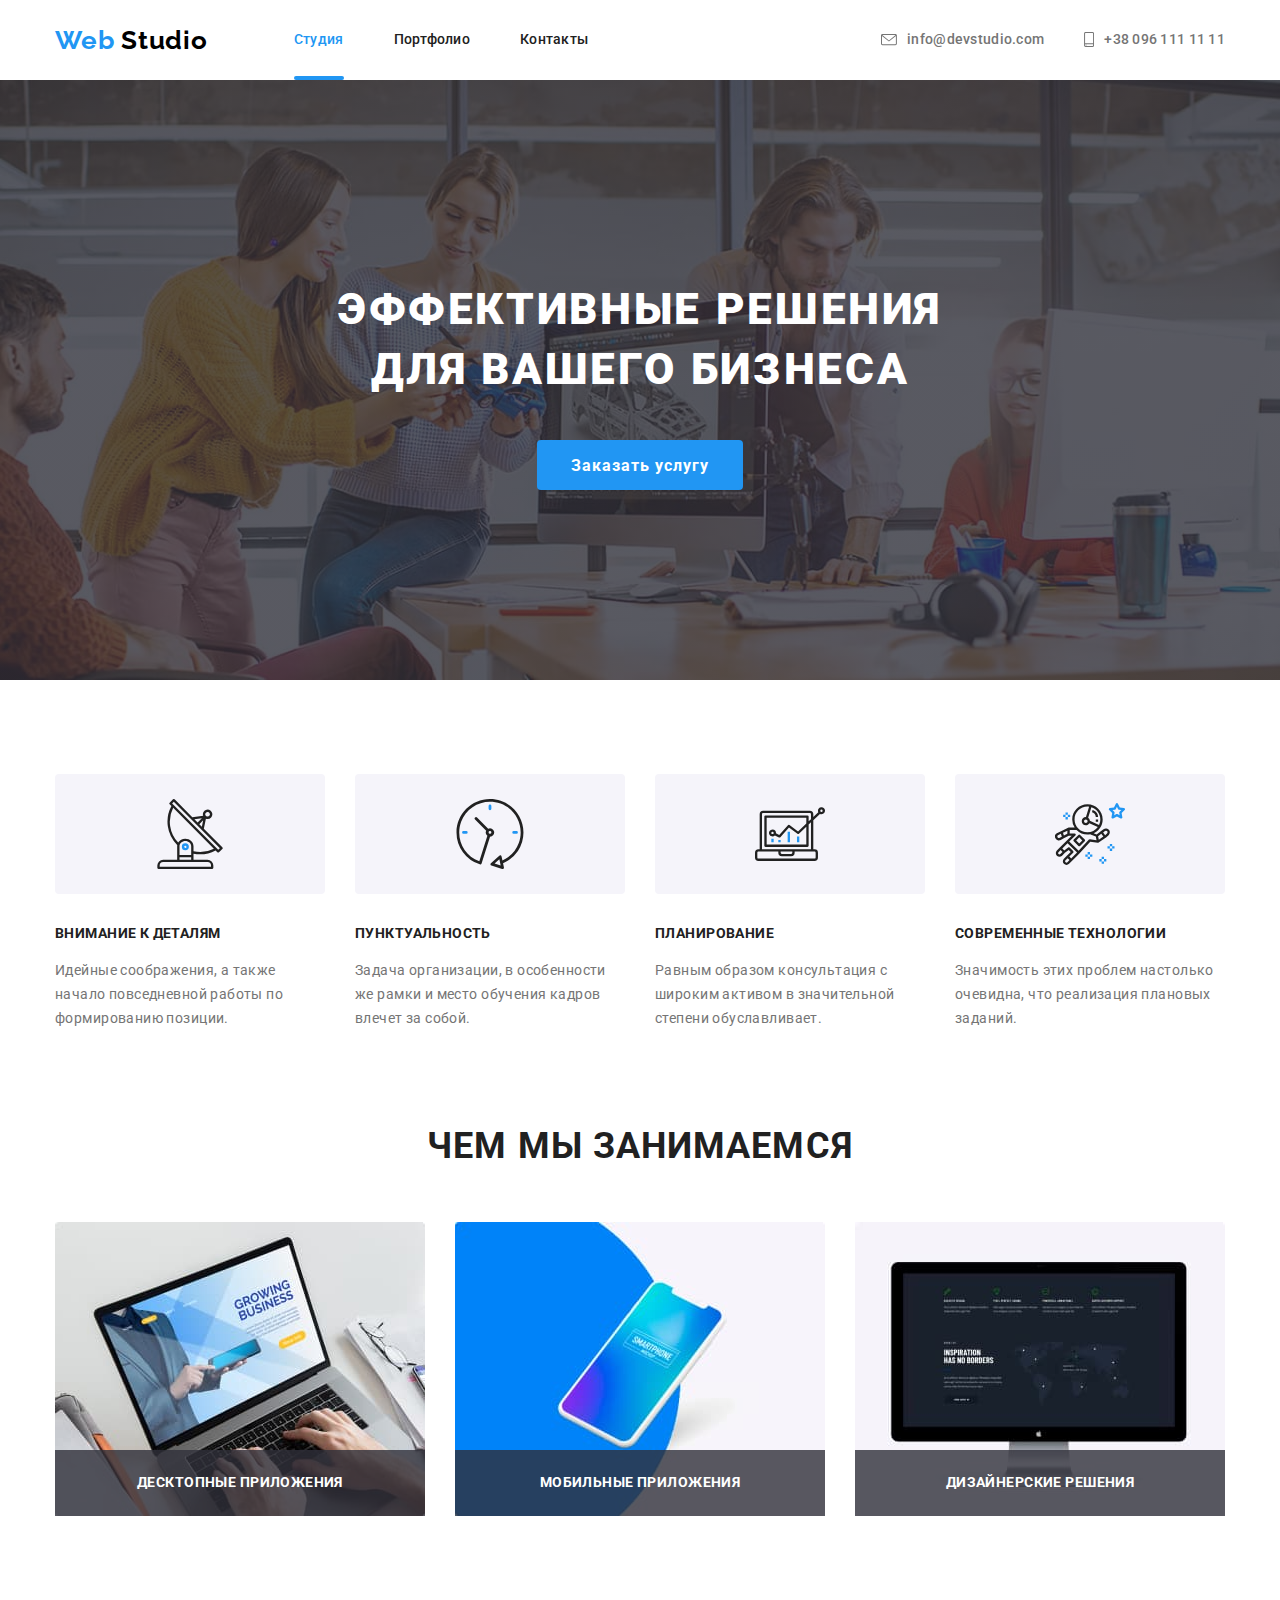
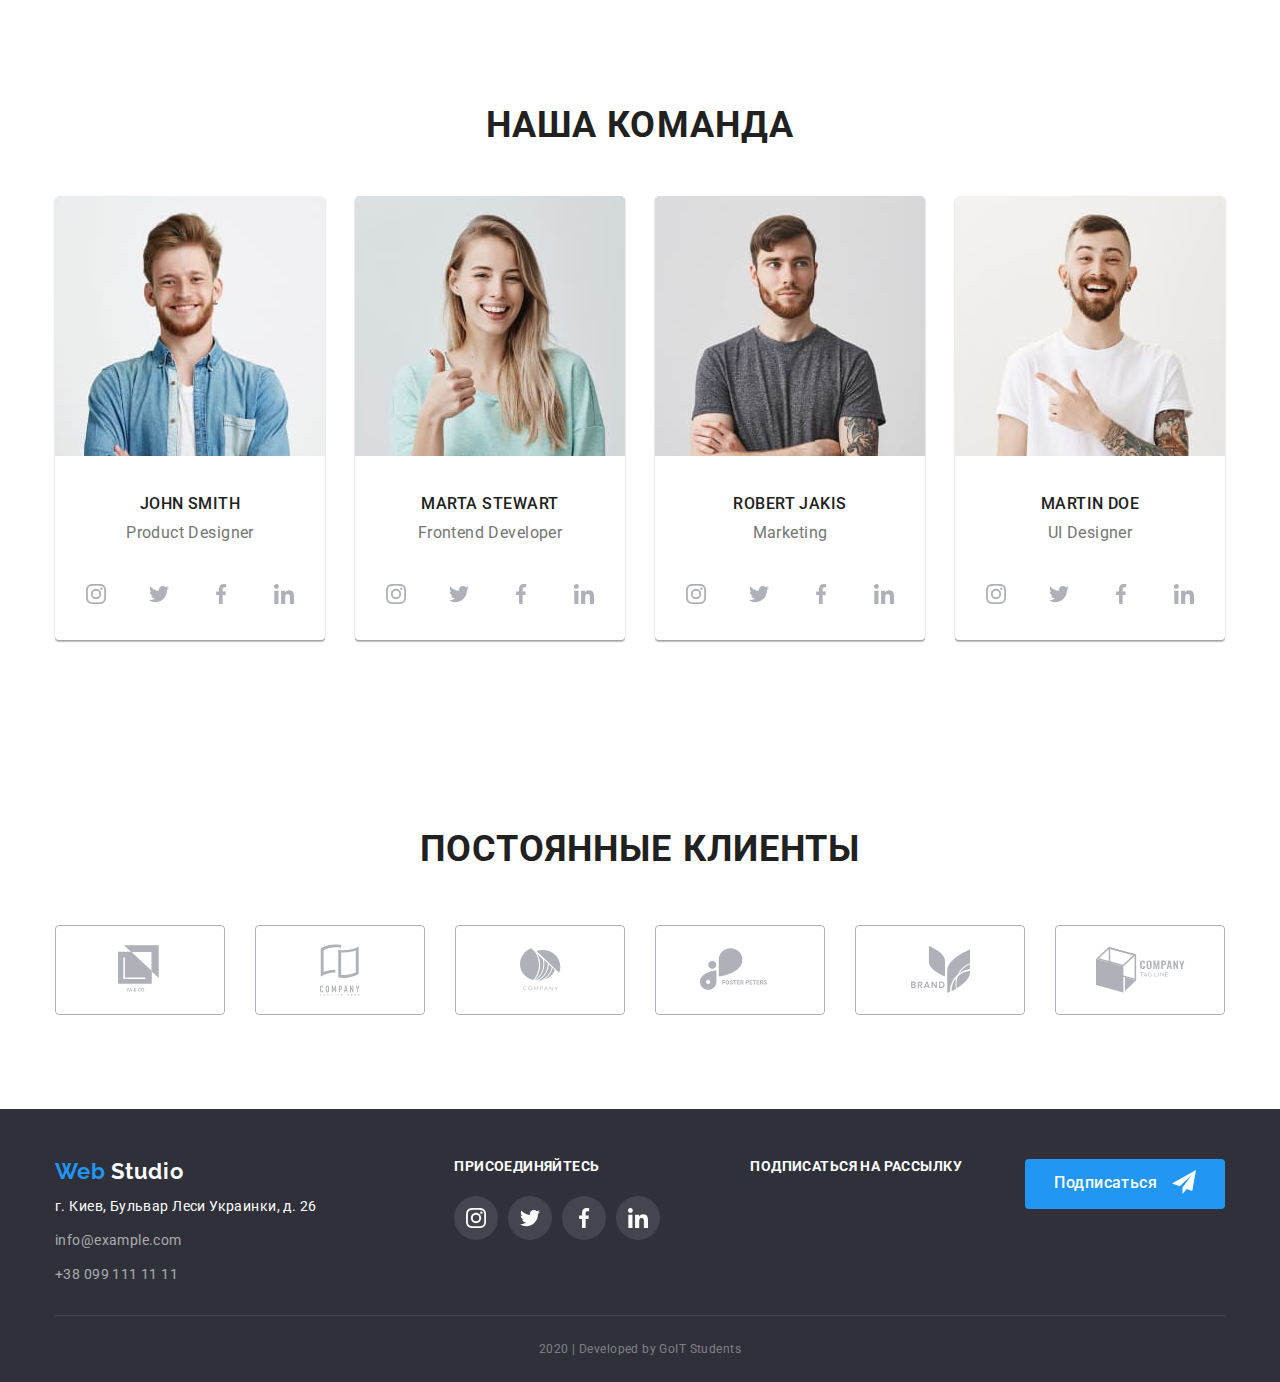
<file: index.html>
<!DOCTYPE html>
<html lang="ru">
  <head>
    <meta charset="UTF-8" />
    <meta name="viewport" content="width=device-width, initial-scale=1.0" />
    <title>WebStudio</title>
    <link
      href="https://fonts.googleapis.com/css?family=Raleway:400,700&display=swap&subset=cyrillic"
      rel="stylesheet"
    />
    <link
      href="https://fonts.googleapis.com/css?family=Roboto:400,500,700,900&display=swap&subset=cyrillic"
      rel="stylesheet"
    />
    <link
      rel="stylesheet"
      href="https://cdnjs.cloudflare.com/ajax/libs/modern-normalize/0.6.0/modern-normalize.min.css"
    />

    <link rel="stylesheet" href="./css/main.css" />
  </head>
  <body>
    <!--шапка сайта-->
    <header>
      <div class="container main-nav">
        <nav class="logo-nav">
          <a href="./index.html" class="logo"
            ><span class="blue-logo">Web</span> Studio</a
          >
          <ul class="list site-nav">
            <li class="item">
              <div class="bottom-line">
                <a href="./index.html" class="link current">Студия</a>
                <div class="line"></div>
              </div>
            </li>
            <li class="item">
              <a href="./portfolio.html" class="link">Портфолио</a>
            </li>
            <li class="item"><a href="" class="link">Контакты</a></li>
          </ul>
        </nav>
        <ul class="list auth-nav">
          <li class="item">
            <!-- <img src="./images/envelope.svg" alt="Конверт" /> -->
            <a href="mailto:info@devstudio.com" class="link">
              <svg class="icon icon-envelope">
                <use href="./images/sprite.svg#icon-envelope"></use>
              </svg>
              info@devstudio.com
            </a>
          </li>
          <li class="item">
            <!-- <img src="./images/smartphone.svg" alt="Smartphone" /> -->
            <a href="tel:+380961111111" class="link">
              <svg class="icon icon-smartphone">
                <use href="./images/sprite.svg#icon-smartphone"></use>
              </svg>
              +38 096 111 11 11
            </a>
          </li>
        </ul>
      </div>
    </header>
    <main>
      <!-- Герой -->
      <section class="hero">
        <div class="container">
          <h1 class="hero-title">
            эффективные решения <br />
            для вашего бизнеса
          </h1>
          <a href="" class="hero-button primary"> Заказать услугу</a>
        </div>
      </section>

      <!-- Преимущества -->
      <section class="container">
        <h2 class="features-title visually-hidden">Features</h2>
        <ul class="list features-li">
          <li class="item">
            <div class="item-features">
              <svg class="icon-features">
                <use href="./images/sprite.svg#icon-antenna"></use>
              </svg>
            </div>
            <h3 class="title title-item">Внимание к деталям</h3>
            <p>
              Идейные соображения, а также начало повседневной работы по
              формированию позиции.
            </p>
          </li>
          <li class="item">
            <div class="item-features">
              <svg class="icon-features">
                <use href="./images/sprite.svg#icon-clock"></use>
              </svg>
            </div>
            <h3 class="title title-item">пунктуальность</h3>
            <p>
              Задача организации, в особенности же рамки и место обучения кадров
              влечет за собой.
            </p>
          </li>
          <li class="item">
            <div class="item-features">
              <svg class="icon-features">
                <use href="./images/sprite.svg#icon-diagram"></use>
              </svg>
            </div>
            <h3 class="title title-item">планирование</h3>
            <p>
              Равным образом консультация с широким активом в значительной
              степени обуславливает.
            </p>
          </li>
          <li class="item">
            <div class="item-features">
              <svg class="icon-features">
                <use href="./images/sprite.svg#icon-astronaut"></use>
              </svg>
            </div>
            <h3 class="title title-item">современные технологии</h3>
            <p>
              Значимость этих проблем настолько очевидна, что реализация
              плановых заданий.
            </p>
          </li>
        </ul>
      </section>

      <!-- Чем мы занимаемся -->
      <section class="container">
        <h2 class="title big">Чем мы занимаемся</h2>

        <ul class="list works">
          <li>
            <img src="./images/computer.jpg" alt="Computer" width="370" />
            <h3 class="applications">Десктопные приложения</h3>
          </li>
          <li>
            <img
              src="./images/blue-smartphone.jpg"
              alt="Smartphone"
              width="370"
            />
            <h3 class="applications">Мобильные приложения</h3>
          </li>
          <li>
            <img src="./images/black-screen.jpg" alt="Monitor" width="370" />
            <h3 class="applications">Дизайнерские решения</h3>
          </li>
        </ul>
      </section>

      <!-- Наша команда -->
      <section class="container">
        <h2 class="title big team">Наша команда</h2>
        <ul class="list our-team">
          <li class="employer">
            <img src="./images/smith.jpg" alt="фото сотрудника" width="270" />
            <h3 class="title teamate">John Smith</h3>
            <p class="profession">Product Designer</p>
            <ul class="list social-nets">
              <li>
                <a
                  href="https://www.instagram.com/"
                  target="_blank"
                  class="net-image"
                >
                  <svg class="icon-socialnet">
                    <use href="./images/sprite.svg#icon-instagram"></use>
                  </svg>
                </a>
              </li>
              <li>
                <a
                  href="https://www.instagram.com/"
                  target="_blank"
                  class="net-image"
                >
                  <svg class="icon-socialnet">
                    <use href="./images/sprite.svg#icon-twitter"></use>
                  </svg>
                </a>
              </li>
              <li>
                <a
                  href="https://www.instagram.com/"
                  target="_blank"
                  class="net-image"
                >
                  <svg class="icon-socialnet">
                    <use href="./images/sprite.svg#icon-facebook"></use>
                  </svg>
                </a>
              </li>
              <li>
                <a
                  href="https://www.instagram.com/"
                  target="_blank"
                  class="net-image"
                >
                  <svg class="icon-socialnet">
                    <use href="./images/sprite.svg#icon-linkedin"></use>
                  </svg>
                </a>
              </li>
            </ul>
          </li>
          <li class="employer">
            <img src="./images/stewart.jpg" alt="фото сотрудника" width="270" />
            <h3 class="title teamate">Marta Stewart</h3>
            <p class="profession">Frontend Developer</p>
            <ul class="list social-nets">
              <li>
                <a
                  href="https://www.instagram.com/"
                  target="_blank"
                  class="net-image"
                >
                  <svg class="icon-socialnet">
                    <use href="./images/sprite.svg#icon-instagram"></use>
                  </svg>
                </a>
              </li>
              <li>
                <a
                  href="https://www.instagram.com/"
                  target="_blank"
                  class="net-image"
                >
                  <svg class="icon-socialnet">
                    <use href="./images/sprite.svg#icon-twitter"></use>
                  </svg>
                </a>
              </li>
              <li>
                <a
                  href="https://www.instagram.com/"
                  target="_blank"
                  class="net-image"
                >
                  <svg class="icon-socialnet">
                    <use href="./images/sprite.svg#icon-facebook"></use>
                  </svg>
                </a>
              </li>
              <li>
                <a
                  href="https://www.instagram.com/"
                  target="_blank"
                  class="net-image"
                >
                  <svg class="icon-socialnet">
                    <use href="./images/sprite.svg#icon-linkedin"></use>
                  </svg>
                </a>
              </li>
            </ul>
          </li>
          <li class="employer">
            <img src="./images/jakis.jpg" alt="фото сотрудника" width="270" />
            <h3 class="title teamate">Robert Jakis</h3>
            <p class="profession">Marketing</p>
            <ul class="list social-nets">
              <li>
                <a
                  href="https://www.instagram.com/"
                  target="_blank"
                  class="net-image"
                >
                  <svg class="icon-socialnet">
                    <use href="./images/sprite.svg#icon-instagram"></use>
                  </svg>
                </a>
              </li>
              <li>
                <a
                  href="https://www.instagram.com/"
                  target="_blank"
                  class="net-image"
                >
                  <svg class="icon-socialnet">
                    <use href="./images/sprite.svg#icon-twitter"></use>
                  </svg>
                </a>
              </li>
              <li>
                <a
                  href="https://www.instagram.com/"
                  target="_blank"
                  class="net-image"
                >
                  <svg class="icon-socialnet">
                    <use href="./images/sprite.svg#icon-facebook"></use>
                  </svg>
                </a>
              </li>
              <li>
                <a
                  href="https://www.instagram.com/"
                  target="_blank"
                  class="net-image"
                >
                  <svg class="icon-socialnet">
                    <use href="./images/sprite.svg#icon-linkedin"></use>
                  </svg>
                </a>
              </li>
            </ul>
          </li>
          <li class="employer">
            <img src="./images/doe.jpg" alt="фото сотрудника" width="270" />
            <h3 class="title teamate">Martin Doe</h3>
            <p class="profession">UI Designer</p>
            <ul class="list social-nets">
              <li>
                <a
                  href="https://www.instagram.com/"
                  target="_blank"
                  class="net-image"
                >
                  <svg class="icon-socialnet">
                    <use href="./images/sprite.svg#icon-instagram"></use>
                  </svg>
                </a>
              </li>
              <li>
                <a
                  href="https://www.instagram.com/"
                  target="_blank"
                  class="net-image"
                >
                  <svg class="icon-socialnet">
                    <use href="./images/sprite.svg#icon-twitter"></use>
                  </svg>
                </a>
              </li>
              <li>
                <a
                  href="https://www.instagram.com/"
                  target="_blank"
                  class="net-image"
                >
                  <svg class="icon-socialnet">
                    <use href="./images/sprite.svg#icon-facebook"></use>
                  </svg>
                </a>
              </li>
              <li>
                <a
                  href="https://www.instagram.com/"
                  target="_blank"
                  class="net-image"
                >
                  <svg class="icon-socialnet">
                    <use href="./images/sprite.svg#icon-linkedin"></use>
                  </svg>
                </a>
              </li>
            </ul>
          </li>
        </ul>
      </section>
      <!--Постоянные клиенты-->
      <section class="container">
        <h2 class="title big clients">Постоянные клиенты</h2>
        <ul class="list client-list">
          <li class="item">
            <a href="" class="item__link">
              <svg class="icon-logo-1">
                <use href="./images/sprite.svg#icon-logo-1"></use>
              </svg>
            </a>
          </li>
          <li class="item">
            <a href="" class="item__link">
              <svg class="icon-logo-2">
                <use href="./images/sprite.svg#icon-logo-2"></use>
              </svg>
            </a>
          </li>
          <li class="item">
            <a href="" class="item__link">
              <svg class="icon-logo-3">
                <use href="./images/sprite.svg#icon-logo-3"></use>
              </svg>
            </a>
          </li>
          <li class="item">
            <a href="" class="item__link">
              <svg class="icon-logo-4">
                <use href="./images/sprite.svg#icon-logo-4"></use>
              </svg>
            </a>
          </li>
          <li class="item">
            <a href="" class="item__link">
              <svg class="icon-logo-5">
                <use href="./images/sprite.svg#icon-logo-5"></use>
              </svg>
            </a>
          </li>
          <li class="item">
            <a href="" class="item__link">
              <svg class="icon-logo-6">
                <use href="./images/sprite.svg#icon-logo-6"></use>
              </svg>
            </a>
          </li>
        </ul>
      </section>
    </main>
    <footer>
      <div class="container basement">
        <section>
          <a href="./index.html" class="logo">
            <h3 class="down"><span class="blue-logo">Web</span> Studio</h3>
          </a>
          <address>
            <p>г. Киев, Бульвар Леси Украинки, д. 26</p>
            <p class="link-color">
              <a href="mailto:info@example.com">info@example.com</a>
            </p>
            <p class="link-color">
              <a href="tel:+380991111111">+38 099 111 11 11</a>
            </p>
          </address>
        </section>
        <section>
          <h3 class="follow">присоединяйтесь</h3>
          <ul class="list network-icon">
            <li class="item social-nets">
              <a
                href="https://www.instagram.com/"
                aria-label="Ссылка на Instagram"
                target="_blank"
                class="net-image-footer"
              >
                <svg class="icon-socialnet">
                  <use href="./images/sprite.svg#icon-instagram"></use>
                </svg>
              </a>
            </li>
            <li class="item">
              <a
                href="https://www.twitter.com/"
                aria-label="Ссылка на Twitter"
                target="_blank"
                class="net-image-footer"
                ><svg class="icon-socialnet">
                  <use href="./images/sprite.svg#icon-twitter"></use>
                </svg>
              </a>
            </li>
            <li class="item">
              <a
                href="https://www.facebook.com/"
                aria-label="Ссылка на Facebook"
                target="_blank"
                class="net-image-footer"
                ><svg class="icon-socialnet">
                  <use href="./images/sprite.svg#icon-facebook"></use>
                </svg>
              </a>
            </li>
            <li class="item">
              <a
                href="https://www.linkedin.com/"
                aria-label="Ссылка на LinkedIn"
                target="_blank"
                class="net-image-footer"
                ><svg class="icon-socialnet">
                  <use href="./images/sprite.svg#icon-linkedin"></use>
                </svg>
              </a>
            </li>
          </ul>
        </section>
        <section class="join">
          <h3 class="follow follow-sign">подписаться на рассылку</h3>
          <button type="button" class="button primary button-f">
            <span class="batton-port">Подписаться</span>
            <svg class="icon-icon-send">
              <use href="./images/sprite.svg#icon-icon-send"></use>
            </svg>
          </button>
        </section>
      </div>

      <p class="copiright">2020 | Developed by GoIT Students</p>
    </footer>
  </body>
</html>
</file>
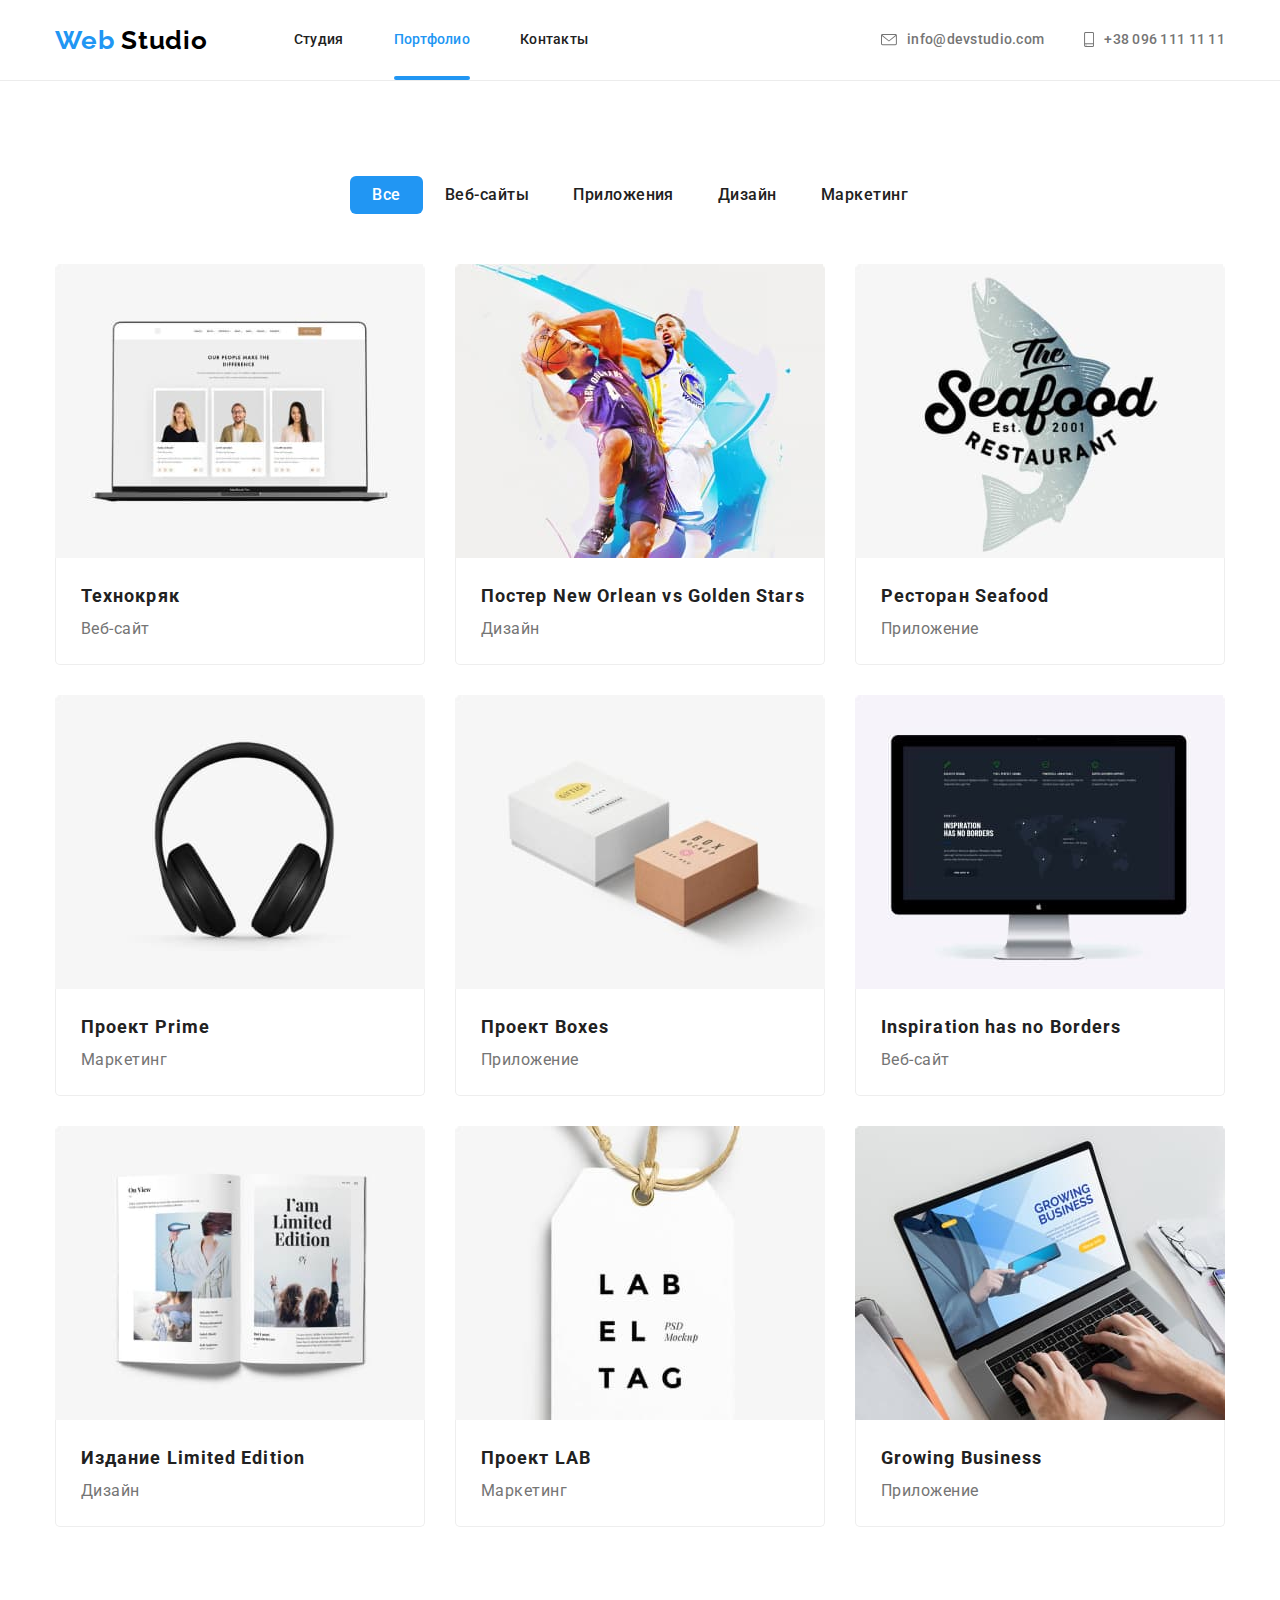
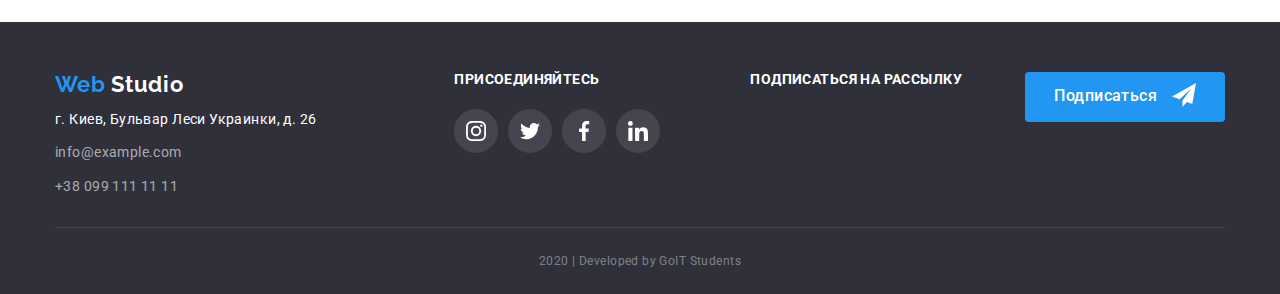
<file: portfolio.html>
<!DOCTYPE html>
<html lang="ru">
  <head>
    <meta charset="UTF-8" />
    <meta name="viewport" content="width=device-width, initial-scale=1.0" />
    <title>Portfoliot</title>
    <link
      href="https://fonts.googleapis.com/css?family=Raleway:400,700&display=swap&subset=cyrillic"
      rel="stylesheet"
    />
    <link
      href="https://fonts.googleapis.com/css?family=Roboto:400,500,700,900&display=swap&subset=cyrillic"
      rel="stylesheet"
    />
    <link
      rel="stylesheet"
      href="https://cdnjs.cloudflare.com/ajax/libs/modern-normalize/0.6.0/modern-normalize.min.css"
    />

    <link rel="stylesheet" href="./css/main.css" />
  </head>

  <body>
    <!--шапка сайта-->
    <header class="header">
      <div class="container main-nav">
        <nav class="logo-nav">
          <a href="./index.html" class="logo"
            ><span class="blue-logo">Web</span> Studio</a
          >
          <ul class="list site-nav">
            <li class="item"><a href="index.html" class="link">Студия</a></li>
            <li class="item">
              <div class="bottom-line">
                <a href="./portfolio.html" class="link current">Портфолио</a>
                <div class="line"></div>
              </div>
            </li>
            <li class="item"><a href="" class="link">Контакты</a></li>
          </ul>
        </nav>
        <ul class="list auth-nav">
          <li class="item">
            <!-- <img src="./images/envelope.svg" alt="Конверт" /> -->
            <a href="mailto:info@devstudio.com" class="link">
              <svg class="icon icon-envelope">
                <use href="./images/sprite.svg#icon-envelope"></use>
              </svg>
              info@devstudio.com
            </a>
          </li>
          <li class="item">
            <!-- <img src="./images/smartphone.svg" alt="Smartphone" /> -->
            <a href="tel:+380961111111" class="link">
              <svg class="icon icon-smartphone">
                <use href="./images/sprite.svg#icon-smartphone"></use>
              </svg>
              +38 096 111 11 11
            </a>
          </li>
        </ul>
      </div>
    </header>
    <main class="main-portfolio">
      <!-- потом сделаем невидтмым -->
      <!-- <h1 style="display: none;">Наши проекты</h1> -->
      <section>
        <!-- Фильтры -->
        <ul class="list container button-filter">
          <li><button type="button" class="button primary">Все</button></li>
          <li>
            <button type="button" class="button secondary">Веб-сайты</button>
          </li>
          <li>
            <button type="button" class="button secondary">Приложения</button>
          </li>
          <li>
            <button type="button" class="button secondary">Дизайн</button>
          </li>
          <li>
            <button type="button" class="button secondary">Маркетинг</button>
          </li>
        </ul>
        <!-- Проекты -->
        <ul class="list container projects">
          <li class="project-item">
            <a href="">
              <img src="./images/project-1.jpg" alt="laptop" width="370" />
              <div>
                <h2 class="project-title">Технокряк</h2>
                <p class="kind-work">Веб-сайт</p>
                <p class="description-project visually-hidden">
                  Технокряк это современная площадка распространения
                  коронавируса. Компании используют эту платформу для цифрового
                  шпионажа и атак на защищённые сервера конкурентов.
                </p>
              </div>
            </a>
          </li>
          <li class="project-item">
            <a href="">
              <img src="./images/project-2.jpg" alt="<Баскетбол>" width="370" />
              <div>
                <h2 class="project-title">Постер New Orlean vs Golden Stars</h2>
                <p class="kind-work">Дизайн</p>
                <p class="description-project visually-hidden">
                  Технокряк это современная площадка распространения
                  коронавируса. Компании используют эту платформу для цифрового
                  шпионажа и атак на защищённые сервера конкурентов.
                </p>
              </div>
            </a>
          </li>
          <li class="project-item">
            <a href="">
              <img
                src="./images/project-3.jpg"
                alt="logo Seafood"
                width="370"
              />
              <div>
                <h2 class="project-title">Ресторан Seafood</h2>
                <p class="kind-work">Приложение</p>
                <p class="description-project visually-hidden">
                  Технокряк это современная площадка распространения
                  коронавируса. Компании используют эту платформу для цифрового
                  шпионажа и атак на защищённые сервера конкурентов.
                </p>
              </div>
            </a>
          </li>
          <li class="project-item">
            <a href="">
              <img src="./images/project-4.jpg" alt="Наушники" width="370" />
              <div>
                <h2 class="project-title">Проект Prime</h2>
                <p class="kind-work">Маркетинг</p>
                <p class="description-project visually-hidden">
                  Технокряк это современная площадка распространения
                  коронавируса. Компании используют эту платформу для цифрового
                  шпионажа и атак на защищённые сервера конкурентов.
                </p>
              </div>
            </a>
          </li>
          <li class="project-item">
            <a href="">
              <img src="./images/project-5.jpg" alt="Коробки" width="370" />
              <div>
                <h2 class="project-title">Проект Boxes</h2>
                <p class="kind-work">Приложение</p>
                <p class="description-project visually-hidden">
                  Технокряк это современная площадка распространения
                  коронавируса. Компании используют эту платформу для цифрового
                  шпионажа и атак на защищённые сервера конкурентов.
                </p>
              </div>
            </a>
          </li>
          <li class="project-item">
            <a href="">
              <img src="./images/project-6.jpg" alt="Монитор" width="370" />
              <div>
                <h2 class="project-title">Inspiration has no Borders</h2>
                <p class="kind-work">Веб-сайт</p>
                <p class="description-project visually-hidden">
                  Технокряк это современная площадка распространения
                  коронавируса. Компании используют эту платформу для цифрового
                  шпионажа и атак на защищённые сервера конкурентов.
                </p>
              </div>
            </a>
          </li>
          <li class="project-item">
            <a href="">
              <img
                src="./images/project-7.jpg"
                alt="Открытая книга"
                width="370"
              />
              <div>
                <h2 class="project-title">Издание Limited Edition</h2>
                <p class="kind-work">Дизайн</p>
                <p class="description-project visually-hidden">
                  Технокряк это современная площадка распространения
                  коронавируса. Компании используют эту платформу для цифрового
                  шпионажа и атак на защищённые сервера конкурентов.
                </p>
              </div>
            </a>
          </li>
          <li class="project-item">
            <a href="">
              <img src="./images/project-8.jpg" alt="Стикер" width="370" />
              <div>
                <h2 class="project-title">Проект LAB</h2>
                <p class="kind-work">Маркетинг</p>
                <p class="description-project visually-hidden">
                  Технокряк это современная площадка распространения
                  коронавируса. Компании используют эту платформу для цифрового
                  шпионажа и атак на защищённые сервера конкурентов.
                </p>
              </div>
            </a>
          </li>
          <li class="project-item">
            <a href="">
              <img
                src="./images/project-9.jpg"
                alt="Руки на клаве"
                width="370"
              />
              <div>
                <h2 class="project-title">Growing Business</h2>
                <p class="kind-work">Приложение</p>
                <p class="description-project visually-hidden">
                  Технокряк это современная площадка распространения
                  коронавируса. Компании используют эту платформу для цифрового
                  шпионажа и атак на защищённые сервера конкурентов.
                </p>
              </div>
            </a>
          </li>
        </ul>
      </section>
    </main>
    <footer>
      <div class="container basement">
        <section>
          <a href="./index.html" class="logo">
            <h3 class="down"><span class="blue-logo">Web</span> Studio</h3>
          </a>
          <address>
            <p>г. Киев, Бульвар Леси Украинки, д. 26</p>
            <p class="link-color">
              <a href="mailto:info@example.com">info@example.com</a>
            </p>
            <p class="link-color">
              <a href="tel:+380991111111">+38 099 111 11 11</a>
            </p>
          </address>
        </section>
        <section>
          <h3 class="follow">присоединяйтесь</h3>
          <ul class="list network-icon">
            <li class="item social-nets">
              <a
                href="https://www.instagram.com/"
                aria-label="Ссылка на Instagram"
                target="_blank"
                class="net-image-footer"
              >
                <svg class="icon-socialnet">
                  <use href="./images/sprite.svg#icon-instagram"></use>
                </svg>
              </a>
            </li>
            <li class="item">
              <a
                href="https://www.twitter.com/"
                aria-label="Ссылка на Twitter"
                target="_blank"
                class="net-image-footer"
                ><svg class="icon-socialnet">
                  <use href="./images/sprite.svg#icon-twitter"></use>
                </svg>
              </a>
            </li>
            <li class="item">
              <a
                href="https://www.facebook.com/"
                aria-label="Ссылка на Facebook"
                target="_blank"
                class="net-image-footer"
                ><svg class="icon-socialnet">
                  <use href="./images/sprite.svg#icon-facebook"></use>
                </svg>
              </a>
            </li>
            <li class="item">
              <a
                href="https://www.linkedin.com/"
                aria-label="Ссылка на LinkedIn"
                target="_blank"
                class="net-image-footer"
                ><svg class="icon-socialnet">
                  <use href="./images/sprite.svg#icon-linkedin"></use>
                </svg>
              </a>
            </li>
          </ul>
        </section>
        <section class="join">
          <h3 class="follow">подписаться на рассылку</h3>
          <button type="button" class="button primary button-f">
            <span class="batton-port">Подписаться</span>
            <svg class="icon-icon-send">
              <use href="./images/sprite.svg#icon-icon-send"></use>
            </svg>
          </button>
        </section>
      </div>

      <p class="copiright">2020 | Developed by GoIT Students</p>
    </footer>
  </body>
</html>
</file>
<file: css/main.css>
html {
  box-sizing: border-box;
}
*,
*::before,
*::after {
  box-sizing: border-box;
}
:root {
  --primary-text-color: #757575;
  --title-text-color: #212121;
  --accent-color: #2196f3;
  --primary-white-color: #ffffff;
  --logo-black-color: #000000;
  --background-color: rgba(47, 48, 58, 0.8);
  --background-color-project: rgba(33, 150, 243, 0.9);
  --copiright--color: rgba(255, 255, 255, 0.4);
  --link-contacts-color: rgba(255, 255, 255, 0.6);
  --border-secondary-color: #afb1b8;
  --background-grey-color: #f5f4fa;
}

body {
  margin: 0;

  background-color: var(--primary-white-color);
  color: var(--primary-text-color);

  font-family: Roboto, sans-serif;
  font-weight: 400;
  font-size: 14px;
  line-height: 1.71;
  letter-spacing: 0.03em;
}

footer {
  padding-bottom: 21px;

  margin-left: auto;
  margin-right: auto;
  /* width: 1230px; */

  background-color: #2f303a;
}
a {
  text-decoration: none;
}

/* Site nav */
.list.site-nav {
  display: flex;
  align-items: center;
}

.site-nav .link {
  display: block;
  padding-top: 32px;
  padding-bottom: 32px;

  color: var(--title-text-color);

  font-weight: 500;
  font-size: 14px;
  line-height: 1.14;
  letter-spacing: 0.02em;
}

/* .site-nav .item {
  background-color: tomato;
} */
.site-nav .item:not(:last-child) {
  margin-right: 50px;
}
.list.auth-nav a.link {
  vertical-align: text-top;
}

.site-nav .link:hover,
.site-nav .link:focus {
  color: var(--accent-color);
}

.bottom-line {
  position: relative;
}
.line {
  position: absolute;
  bottom: 0;

  width: 100%;
  height: 4px;
  border-radius: 2px;

  background-color: var(--accent-color);
}

.site-nav .link.current {
  color: var(--accent-color);
  /* border-bottom: 4px solid var(--accent-color);
  border-bottom-right-radius: 2px; */
}
img {
  margin: 0;
  /* margin-bottom: -7px; */
}

.list {
  margin-top: 0;
  margin-bottom: 0;
  padding: 0;

  list-style: none;
}
.header {
  border-bottom: 1px solid #ececec;
}
.container {
  margin-left: auto;
  margin-right: auto;
  padding: 0;
  width: 1200px;
  padding-left: 15px;
  padding-right: 15px;
}

.logo {
  color: var(--logo-black-color);

  font-family: Raleway, sans-serif;
  font-weight: 700;
  font-size: 26px;
  line-height: 1.19;
  letter-spacing: 0.03em;
}
.logo-nav > .logo {
  margin-right: 86px;
}

.blue-logo {
  color: var(--accent-color);
}
.logo:hover {
  color: var(--accent-color);
}
.title {
  margin-top: 0;
  margin-bottom: 0;

  color: var(--title-text-color);

  font-weight: 700;
  font-size: 14px;
  line-height: 1.42;
  letter-spacing: 0.03em;
  text-transform: uppercase;
}

.list p {
  margin-top: 0;
  margin-bottom: 0;
}

/* Hero */

.hero {
  text-align: center;

  max-width: 1600px;
  height: 600px;
  margin-left: auto;
  margin-right: auto;
  background-image: linear-gradient(
      to right,
      rgba(47, 48, 58, 0.8),
      rgba(47, 48, 58, 0.8)
    ),
    url("../images/overlay-img.jpg");
  background-repeat: no-repeat;
  background-position: center;
  background-size: cover;
}
.hero > div {
  margin-left: auto;
  margin-right: auto;
  padding-top: 200px;
  padding-bottom: 200px;

  width: 1200 px;
}

.hero-title {
  margin-top: 0;
  margin-bottom: 40px;

  color: var(--primary-white-color);

  font-weight: 900;
  font-size: 44px;
  line-height: 1.36;

  letter-spacing: 0.06em;
  text-transform: uppercase;
}

.hero-button.primary {
  display: inline-block;
  border: 1px solid transparent;
  border-radius: 4px;
  padding: 11px 34px;

  min-width: 200px;
  height: 50px;

  color: var(--primary-white-color);
  background-color: var(--accent-color);
  border: none;

  font-weight: 700;
  font-size: 16px;
  line-height: 1.87;
  letter-spacing: 0.06em;
}

/* auth-nav */

.auth-nav .item {
  display: block;
  margin-right: 30px;
}
.auth-nav .item:last-child {
  margin-right: 0;
}

.auth-nav {
  display: flex;
  align-items: center;

  font-weight: 500;
  font-size: 14px;
  line-height: 1.14;
  letter-spacing: 0.02em;
}
.auth-nav .link {
  display: flex;
  align-items: center;

  fill: var(--primary-text-color);
  color: var(--primary-text-color);
  margin-left: 10px;
  padding-top: 32px;
  padding-bottom: 32px;
}

.icon {
  margin-right: 10px;
}

.auth-nav .link:hover {
  color: var(--accent-color);
  fill: var(--accent-color);
}

.icon-envelope {
  width: 16px;
  height: 12px;
}
.icon-smartphone {
  width: 10px;
  height: 15px;
}

.item-features {
  display: flex;
  align-items: center;
  justify-content: center;

  width: 270px;
  height: 120px;
  margin-bottom: 30px;

  border-radius: 4px;
  background-color: var(--background-grey-color);
}
.icon-features {
  width: 70px;
  height: 70px;

  /* display: block; */
  /* margin-left: auto;
  margin-right: auto;
  margin-bottom: 55px; */
}
.img-hover > img {
  display: inline-block;
  padding: 25px 104px;
}

main section:nth-child(2) {
  padding-top: 94px;
  padding-bottom: 94px;
}
.features-li {
  display: flex;
  justify-content: space-between;
  align-items: center;
}
.title.big {
  margin-bottom: 55px;

  font-weight: 700;
  font-size: 36px;
  line-height: 1.17;
  text-align: center;
  letter-spacing: 0.03em;
}

.works img {
  display: block;
}

.applications {
  /* margin-top: 0px;
  margin-bottom: 0; */
  display: inline-block;
  position: absolute;
  bottom: 0;

  width: 100%;
  padding-top: 25px;
  padding-bottom: 25px;
  /* border-bottom-left-radius: 4px;
  border-bottom-right-radius: 4px; */

  color: var(--primary-white-color);
  background-color: var(--background-color);

  font-weight: 700;
  font-size: 14px;
  line-height: 1.14;
  text-align: center;
  letter-spacing: 0.03em;
  text-transform: uppercase;
}
.features-li li {
  width: 270px;
}
.features-title {
  margin-top: 0;
  margin-bottom: 0;
}
.title-item {
  margin-bottom: 15px;
}

main section:nth-child(3) {
  padding-bottom: 94px;
}

.works {
  display: flex;
  align-items: center;
  justify-content: space-between;
}
.works > li {
  position: relative;

  width: 370px;
}

main section:nth-child(4) {
  padding-top: 94px;
  padding-bottom: 94px;
}

.our-team {
  display: flex;
  justify-content: space-between;
  align-items: center;
}
.title.big.team {
  margin-bottom: 50px;
}

.employer {
  padding-bottom: 24px;

  width: 270px;
  text-align: center;

  box-shadow: 0px 2px 1px rgba(0, 0, 0, 0.2), 0px 1px 1px rgba(0, 0, 0, 0.14),
    0px 1px 3px rgba(0, 0, 0, 0.12);
  border-radius: 4px;
}

.employer > img {
  margin-bottom: 30px;
}

.title.teamate {
  margin-bottom: 10px;

  font-weight: 500;
  font-size: 16px;
  line-height: 1.19;
  letter-spacing: 0.03em;
}

.social-nets {
  display: flex;
  align-items: center;
  justify-content: space-evenly;
}
.net-image {
  display: flex;
  align-items: center;
  justify-content: center;
  width: 44px;
  height: 44px;
  background-color: transparent;
  fill: #afb1b8;

  border-radius: 50%;
}
.icon-socialnet {
  width: 20px;
  height: 20px;
}
.social-nets .net-image:hover {
  background-color: #2196f3;
  fill: #fff;
}
main section:nth-child(5) {
  padding-top: 94px;
  padding-bottom: 94px;
}
.client-list {
  display: flex;
  align-items: center;
  justify-content: space-between;
}
.title.big.clients {
  margin-bottom: 55px;
}

.client-list .item .item__link {
  display: flex;
  align-items: center;
  justify-content: center;

  border: 1px solid;
  border-color: var(--border-secondary-color);
  fill: var(--border-secondary-color);
  border-radius: 4px;

  width: 170px;
  height: 90px;
}
.client-list .item .item__link:hover {
  fill: var(--accent-color);
  border-color: var(--accent-color);
}
.icon-logo-1 {
  width: 45px;
  height: 50px;
}
.icon-logo-2 {
  width: 40px;
  height: 52px;
}
.icon-logo-3 {
  width: 41px;
  height: 43px;
}
.icon-logo-4 {
  width: 80px;
  height: 43px;
}
.icon-logo-5 {
  width: 59px;
  height: 47px;
}
.icon-logo-6 {
  width: 89px;
  height: 46px;
}

.basement {
  display: flex;
  justify-content: space-between;

  padding-top: 50px;

  margin-bottom: 28px;
}

.cl footer a,
p,
h3 {
  margin-top: 0px;
  margin-bottom: 0px;
}

h3.down {
  margin-bottom: 10px;

  color: var(--primary-white-color);

  font-size: 22px;
  line-height: 1.18;
}
address {
  font-style: normal;
}

/* Работает */
address p {
  margin-bottom: 10px;
}
address p:first-child {
  color: var(--primary-white-color);
}
address p:last-child {
  margin-bottom: 0px;

  color: var(--primary-white-color);
}
.basement section:nth-child(2) {
  margin-right: -50px;
}

.network-icon {
  display: flex;
  align-items: center;
}
.network-icon .item:not(:last-child) {
  margin-right: 10px;
}
.net-image-footer {
  display: flex;
  align-items: center;
  justify-content: center;
  width: 44px;
  height: 44px;
  background-color: rgba(255, 255, 255, 0.1);
  fill: #ffffff;

  border-radius: 50%;
}
.net-image-footer:hover {
  background-color: var(--accent-color);
}
.link-color a {
  font-family: Roboto;
  font-weight: 400;
  font-size: 14px;
  line-height: 1.71;
  letter-spacing: 0.03em;

  color: var(--link-contacts-color);
}
.join {
  display: flex;
  /* align-items: center; */
}
.follow {
  margin-bottom: 21px;
  margin-top: 0px;
  margin-right: 63px;

  color: var(--primary-white-color);

  font-weight: 700;
  font-size: 14px;
  line-height: 1.14;
  letter-spacing: 0.03em;
  text-transform: uppercase;
}
.icon-icon-send {
  width: 24px;
  height: 24px;
}
.follow-sign {
  margin-bottom: 0px;
}
.copiright {
  padding-top: 21px;

  font-size: 12px;
  line-height: 2;
  text-align: center;

  color: var(--copiright--color);
}
footer > p {
  border-top: 1px solid rgba(255, 255, 255, 0.1);
  max-width: 1170px;
  margin-left: auto;
  margin-right: auto;
}

.project-item {
  margin-bottom: 30px;

  width: 370px;
}
.project-item:hover {
  box-shadow: 1px 4px 6px rgba(0, 0, 0, 0.16), 0px 4px 4px rgba(0, 0, 0, 0.06),
    0px 1px 1px rgba(0, 0, 0, 0.12);
}
.project-item div {
  border-bottom-left-radius: 5px;
  border-bottom-right-radius: 5px;
  border-bottom: 1px solid#EEEEEE;
  border-right: 1px solid#EEEEEE;
  border-left: 1px solid#EEEEEE;
  padding-top: 20px;
  padding-bottom: 20px;
}

.project-title {
  margin-bottom: 5px;
  margin-left: 25px;

  color: var(--title-text-color);

  font-weight: 700;
  font-size: 18px;
  line-height: 2;
  letter-spacing: 0.06em;
}
.project-item h2.project-title {
  margin-top: 0px;
  margin-bottom: 0;
}
.project-item img {
  display: block;
}

p.kind-work {
  margin-left: 25px;

  font-size: 16px;
  line-height: 1.87;
  letter-spacing: 0.03em;
  color: var(--primary-text-color);
}
.description-project {
  margin-left: 25px;

  color: var(--primary-white-color);
  background-color: var(--background-color-project);
}
/* Button */

.button {
  display: inline-block;
  border: 1px solid transparent;
  border-radius: 6px;
  padding: 6px 22px;
  min-width: 73px;

  color: var(--title-text-color);
  background-color: var(--primary-white-color);
}

.button.primary {
  color: var(--primary-white-color);
  background-color: var(--accent-color);
  border: none;

  font-weight: 500;
  font-size: 16px;
  line-height: 1.62;
  text-align: center;
  letter-spacing: 0.03em;
}

.button.secondary {
  color: var(--title-text-color);
  background-color: var(--primary-white-color);
  border: none;

  font-family: Roboto;
  font-weight: 500;
  font-size: 16px;
  line-height: 1.62;
  text-align: center;
  letter-spacing: 0.03em;
}
.button-f {
  display: inline-block;
  border: 1px solid transparent;
  border-radius: 4px;
  padding: 11px 25px;

  width: 200px;
  height: 50px;

  color: var(--primary-white-color);
  border: none;

  font-family: Roboto;
  font-weight: 900;
  font-size: 16px;
  line-height: 1.87;
  letter-spacing: 0.06em;
}
.batton-port {
  vertical-align: top;
  margin-right: 10px;
}
.list .profession {
  margin-bottom: 30px;

  font-size: 16px;
  line-height: 1.19;
}
/* Main nav */

.main-nav {
  display: flex;
  align-items: center;
  justify-content: space-between;
}
.logo-nav {
  display: flex;
  align-items: center;
}
/* кнопки выбора фильтрв */
.button-filter {
  display: flex;
  align-items: center;
  justify-content: center;

  margin-bottom: 50px;
}

/* проекты */
.projects {
  display: flex;
  flex-wrap: wrap;
  align-items: stretch;
  justify-content: space-between;
}
main.main-portfolio {
  margin-top: 95px;
  margin-bottom: 95px;
  padding: 0;
}
.projects .project-item:nth-last-child(-n + 3) {
  margin-bottom: 0px;
}

/* Убирает єлемент из потока и прячет его */
.visually-hidden {
  position: absolute;
  width: 1px;
  height: 1px;
  margin: -1px;
  padding: 0;
  overflow: hidden;
  border: 0;
  clip: rect(0 0 0 0);
}
</file>
